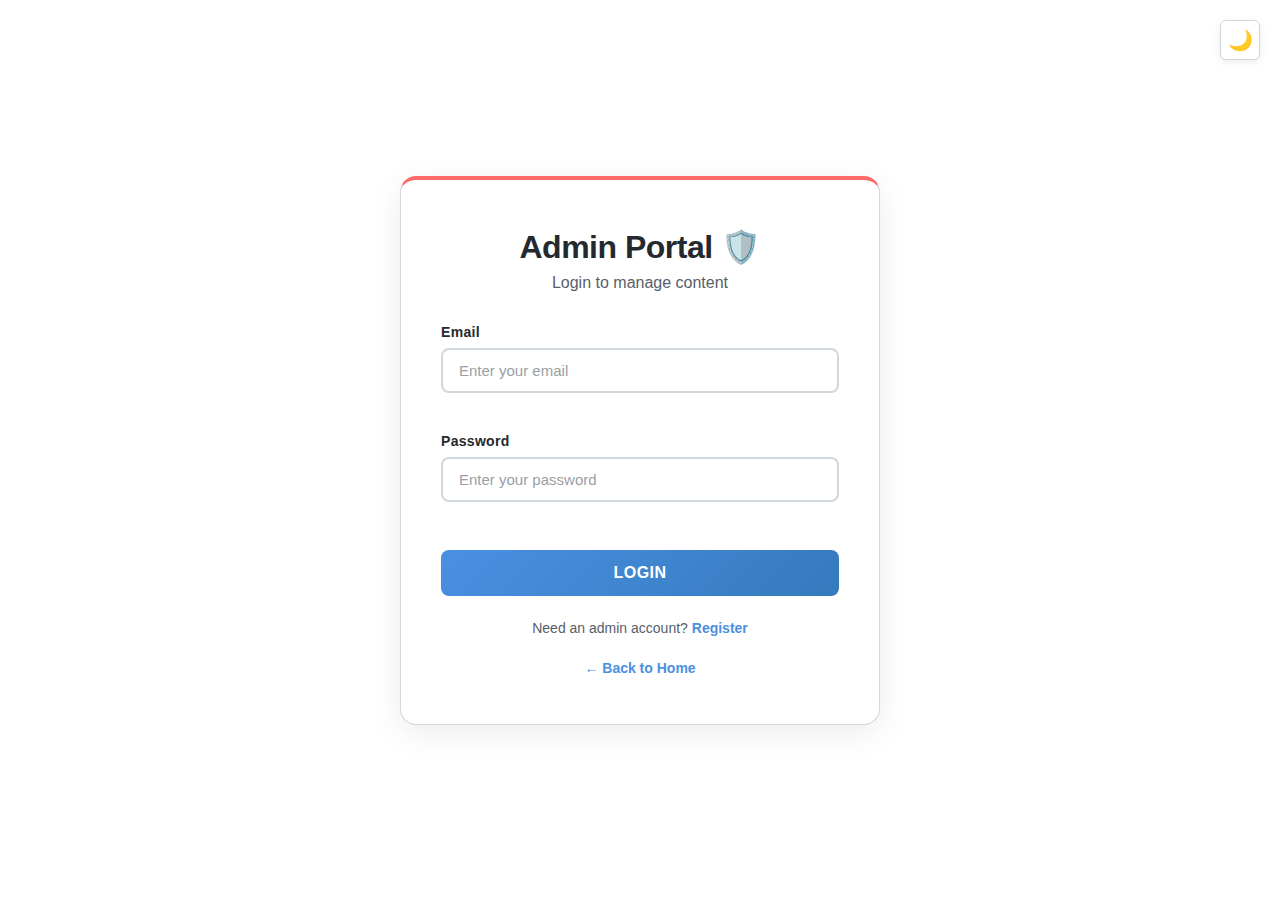
<file: disney_frontend/html/admin-dashboard.html>
<!DOCTYPE html>
<html lang="en">
<head>
    <meta charset="UTF-8">
    <meta name="viewport" content="width=device-width, initial-scale=1.0">
    <title>Admin Dashboard - Disney Cartoons</title>
    <link rel="stylesheet" href="../css/admin-dashboard.css">
</head>
<body>
    <!-- Top Navbar -->
    <nav class="navbar">
        <div class="navbar-left">
            <h2 class="page-title"> Admin Dashboard</h2>
        </div>
        <div class="navbar-right">
            <div class="user-info">
                <button class="btn btn-primary btn-small" onclick="window.location.href='./admin-logs.html'" style="margin-right: 10px;">Analytics</button>
                <button class="btn btn-primary btn-small" onclick="window.location.href='./request-logs.html'" style="margin-right: 10px;">Request Logs</button>
                <span id="user-email" class="user-email">User</span>
                <button class="btn btn-secondary btn-small" onclick="handleLogout()">Logout</button>
            </div>
        </div>
    </nav>

        <!-- Content Area -->
        <div class="main-content">
            <!-- Cartoons Management Section -->
            <div class="section-container">
                <div class="section-header">
                    <div class="header-left">
                        <h1>Manage Cartoons</h1>
                    </div>
                    <button class="btn btn-primary" onclick="openAddCartoonModal()">+ Add Cartoon</button>
                </div>

                <!-- Search and Filters Section -->
                <div class="filters-section">
                    <div class="search-box">
                        <input type="text" id="search-input" class="search-input" placeholder="Search by title..." onkeyup="applyFilters()">
                        <span class="search-icon"></span>
                    </div>

                    <div class="filters-group">
                        <select id="genre-filter" class="filter-select" onchange="applyFilters()">
                            <option value="">Genre</option>
                        </select>

                        <select id="age-group-filter" class="filter-select" onchange="applyFilters()">
                            <option value="">Age Group</option>
                        </select>

                        <select id="featured-filter" class="filter-select" onchange="applyFilters()">
                            <option value="">All Status</option>
                            <option value="true">Featured</option>
                            <option value="false">Not Featured</option>
                        </select>

                        <button class="btn btn-secondary" onclick="clearFilters()">Clear</button>
                    </div>
                </div>

                <!-- Results and Pagination Info -->
                <div class="results-section">
                    <div class="results-info">
                        <p>Showing <strong><span id="results-count">0</span></strong> cartoons</p>
                    </div>
                </div>

                <!-- Loading Indicator -->
                <div id="cartoons-loading" class="loading hidden">
                    <div class="spinner"></div>
                    <p>Loading cartoons...</p>
                </div>

                <!-- Error Message -->
                <div id="cartoons-error" class="error-message hidden"></div>

                <!-- Cartoons Cards Grid -->
                <div class="cards-grid" id="cartoons-cards">
                    <!-- Cartoon cards will be populated here -->
                </div>

                <!-- Pagination Controls -->
                <div id="pagination-section" class="pagination-section hidden">
                    <button class="btn btn-secondary btn-pagination" onclick="previousPage()" id="prev-btn">← Previous</button>
                    <div class="pagination-info">
                        <span>Page <span id="current-page">1</span> of <span id="total-pages">1</span></span>
                    </div>
                    <button class="btn btn-secondary btn-pagination" onclick="nextPage()" id="next-btn">Next →</button>
                </div>

                <!-- No Results -->
                <div id="no-cartoons" class="no-results hidden">
                    <p>No cartoons found. Try adjusting your filters.</p>
                </div>
            </div>
        </div>
            </div>
        </div>

    <!-- ============================================
         MODALS
         ============================================ -->

    <!-- Cartoon Detail Modal -->
    <div id="detail-modal" class="modal hidden">
        <div class="modal-content modal-large">
            <div class="modal-header">
                <h2 id="detail-title">Cartoon Details</h2>
                <button class="close-btn" onclick="closeDetailModal()">✕</button>
            </div>

            <div class="modal-body">
                <div class="detail-grid">
                    <div class="detail-poster-section">
                        <img id="detail-poster" src="" alt="Poster" style="max-width: 200px; border-radius: 8px; display: none;">
                    </div>

                    <div class="detail-section">
                        <h3>Information</h3>
                        <div class="detail-info">
                            <p><strong>ID:</strong> <span id="detail-id">-</span></p>
                            <p><strong>Title:</strong> <span id="detail-title-text">-</span></p>
                            <p><strong>Release Year:</strong> <span id="detail-year">-</span></p>
                            <p><strong>Genre:</strong> <span id="detail-genre">-</span></p>
                            <p><strong>Age Group:</strong> <span id="detail-age-group">-</span></p>
                            <p><strong>Featured:</strong> <span id="detail-featured">-</span></p>
                        </div>
                    </div>

                    <div class="detail-section">
                        <h3>Description</h3>
                        <p id="detail-description" class="detail-text">-</p>
                    </div>

                    <div class="detail-section">
                        <h3>Characters</h3>
                        <div id="detail-characters" class="characters-list-detail">
                            <p>No characters found</p>
                        </div>
                    </div>
                </div>
            </div>

            <div class="form-actions">
                <button type="button" class="btn btn-secondary" onclick="closeDetailModal()">Close</button>
                <button type="button" class="btn btn-primary" onclick="editDetailCartoon()">Edit</button>
                <button type="button" class="btn btn-danger" onclick="deleteDetailCartoon()">Delete</button>
            </div>
        </div>
    </div>

    <!-- Add/Edit Cartoon Modal -->
    <div id="cartoon-modal" class="modal hidden">
        <div class="modal-content">
            <div class="modal-header">
                <h2 id="modal-title">Add Cartoon</h2>
                <button class="close-btn" onclick="closeModal('cartoon-modal')">✕</button>
            </div>

            <form id="cartoon-form" onsubmit="handleCartoonSubmit(event)">
                <div class="form-group">
                    <label for="cartoon-title">Title *</label>
                    <input type="text" id="cartoon-title" required>
                </div>

                <div class="form-row">
                    <div class="form-group">
                        <label for="cartoon-year">Release Year *</label>
                        <input type="number" id="cartoon-year" min="1900" max="2099" required>
                    </div>
                </div>

                <div class="form-group">
                    <label for="cartoon-description">Description *</label>
                    <textarea id="cartoon-description" rows="4" required></textarea>
                </div>

                <div class="form-group">
                    <label for="cartoon-poster">Poster URL *</label>
                    <input type="url" id="cartoon-poster" required>
                </div>

                <div class="form-row">
                    <div class="form-group">
                        <label for="cartoon-genre">Genre *</label>
                        <select id="cartoon-genre" required>
                            <option value="">Select Genre</option>
                        </select>
                    </div>

                    <div class="form-group">
                        <label for="cartoon-age-group">Age Group *</label>
                        <select id="cartoon-age-group" required>
                            <option value="">Select Age Group</option>
                        </select>
                    </div>
                </div>

                <div class="form-group">
                    <label class="checkbox">
                        <input type="checkbox" id="cartoon-featured">
                        <span>Mark as Featured</span>
                    </label>
                </div>

                <!-- Characters Section -->
                <div class="form-group">
                    <div style="display: flex; justify-content: space-between; align-items: center; margin-bottom: 10px;">
                        <label>Characters</label>
                        <button type="button" class="btn btn-secondary btn-small" onclick="addCharacterField()">+ Add Character</button>
                    </div>
                    <div id="characters-container">
                        <!-- Character input fields will be added here -->
                    </div>
                </div>

                <div id="cartoon-error" class="form-error hidden"></div>

                <div class="form-actions">
                    <button type="button" class="btn btn-secondary" onclick="closeModal('cartoon-modal')">Cancel</button>
                    <button type="submit" class="btn btn-primary">Save Changes</button>
                </div>
            </form>
        </div>
    </div>

    <!-- Add Character Modal -->
    <div id="character-modal" class="modal hidden">
        <div class="modal-content">
            <div class="modal-header">
                <h2>Add Character</h2>
                <button class="close-btn" onclick="closeModal('character-modal')">✕</button>
            </div>

            <form id="character-form" onsubmit="handleCharacterSubmit(event)">
                <div class="form-group">
                    <label for="character-name">Character Name *</label>
                    <input type="text" id="character-name" required>
                </div>

                <div class="form-group">
                    <label for="character-cartoon">Cartoon *</label>
                    <select id="character-cartoon" required>
                        <option value="">Select Cartoon</option>
                    </select>
                </div>

                <div id="character-error" class="form-error hidden"></div>

                <div class="form-actions">
                    <button type="button" class="btn btn-secondary" onclick="closeModal('character-modal')">Cancel</button>
                    <button type="submit" class="btn btn-primary">Add Character</button>
                </div>
            </form>
        </div>
    </div>

    <!-- Delete Confirmation Modal -->
    <div id="delete-modal" class="modal hidden">
        <div class="modal-content modal-small">
            <div class="modal-header">
                <h2>Confirm Delete</h2>
            </div>

            <div class="modal-body">
                <p id="delete-message">Are you sure you want to delete this item?</p>
            </div>

            <div class="form-actions">
                <button type="button" class="btn btn-secondary" onclick="closeModal('delete-modal')">Cancel</button>
                <button type="button" class="btn btn-danger" onclick="confirmDelete()">Delete</button>
            </div>
        </div>
    </div>

    <!-- Character Image Modal -->
    <div id="character-image-modal">
        <div class="character-modal-content">
            <button class="close-char-btn" onclick="closeCharacterImageModal()">✕</button>
            <img id="character-modal-image" src="" alt="Character">
            <h3 id="character-modal-name"></h3>
        </div>
    </div>

    <!-- Success Message -->
    <div id="success-message" class="success-message hidden">
        <p id="success-text"></p>
    </div>

    <!-- Error Alert -->
    <div id="error-alert" class="error-alert hidden">
        <p id="error-text"></p>
    </div>

    <script src="../js/docker_config.js"></script>
    <script src="../js/config.js"></script>
    <script src="../js/admin-dashboard.js"></script>
</body>
</html>
</file>
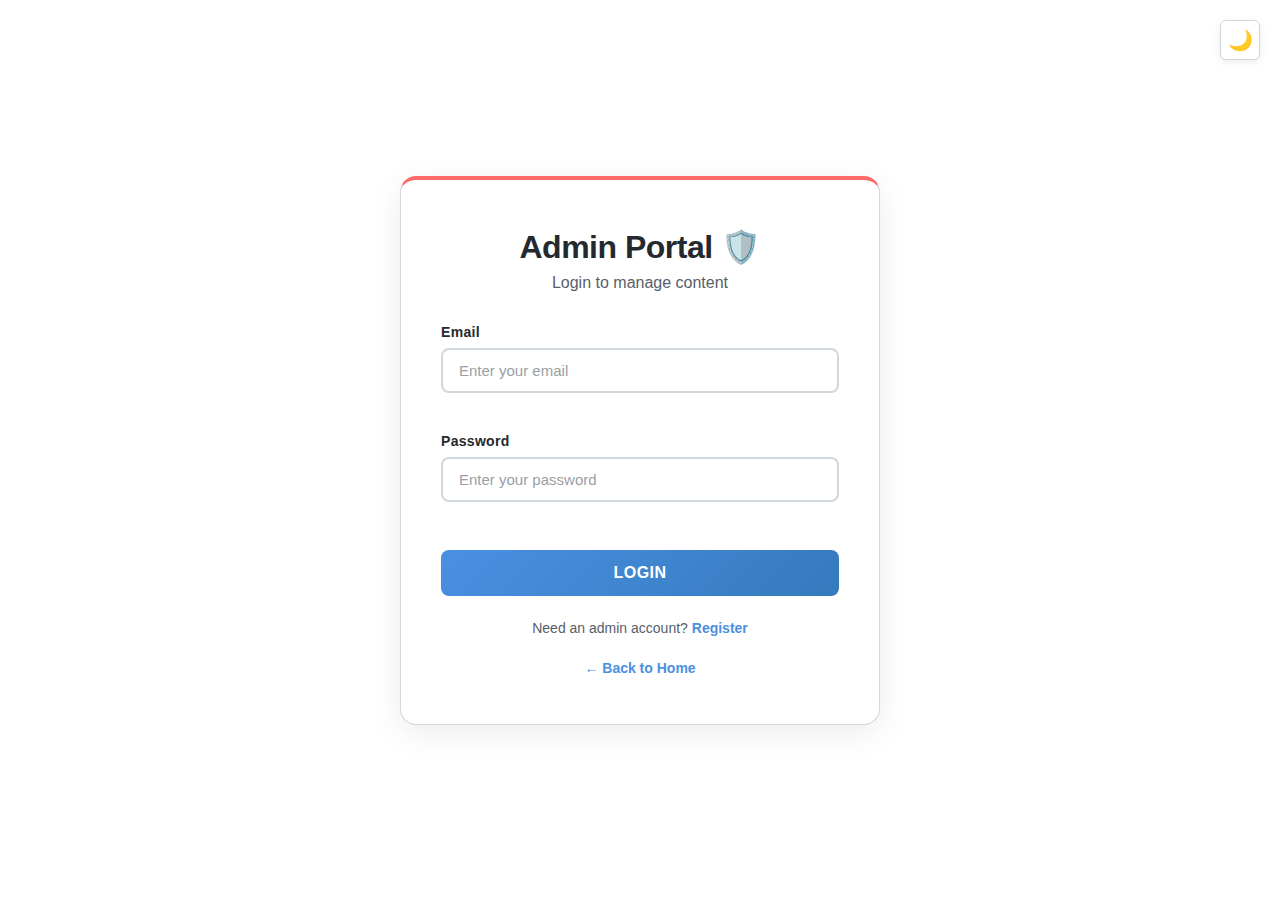
<file: disney_frontend/html/admin-login.html>
<!DOCTYPE html>
<html lang="en">
  <head>
    <meta charset="UTF-8" />
    <meta name="viewport" content="width=device-width, initial-scale=1.0" />
    <title>Admin Login - Disney Cartoons</title>
    <link rel="stylesheet" href="../css/common.css" />
    <link rel="stylesheet" href="../css/auth.css" />
  </head>
  <body>
    <!-- Theme Toggle -->
    <button
      class="theme-toggle"
      onclick="toggleTheme()"
      aria-label="Toggle theme"
    >
      <span id="theme-icon">🌙</span>
    </button>

    <div class="auth-container">
      <div class="auth-card admin-card">
        <h1 class="auth-title">Admin Portal 🛡️</h1>
        <p class="auth-subtitle">Login to manage content</p>

        <form id="loginForm" class="auth-form">
          <div class="form-group">
            <label for="email">Email</label>
            <input
              type="email"
              id="email"
              name="email"
              placeholder="Enter your email"
              required
            />
          </div>

          <div class="form-group">
            <label for="password">Password</label>
            <input
              type="password"
              id="password"
              name="password"
              placeholder="Enter your password"
              required
            />
          </div>

          <div id="errorMessage" class="error-message"></div>
          <div id="successMessage" class="success-message"></div>

          <button type="submit" class="btn-primary" id="submitBtn">
            Login
          </button>
        </form>

        <p class="auth-footer">
          Need an admin account?
          <a href="admin-signup.html" class="auth-link">Register</a>
        </p>

        <p class="auth-footer">
          <a href="index.html" class="auth-link">← Back to Home</a>
        </p>
      </div>
    </div>

    <script src="../js/docker_config.js"></script>
    <script src="../js/config.js"></script>
    <script src="../js/theme.js"></script>
    <script src="../js/admin-login.js"></script>
  </body>
</html>
</file>
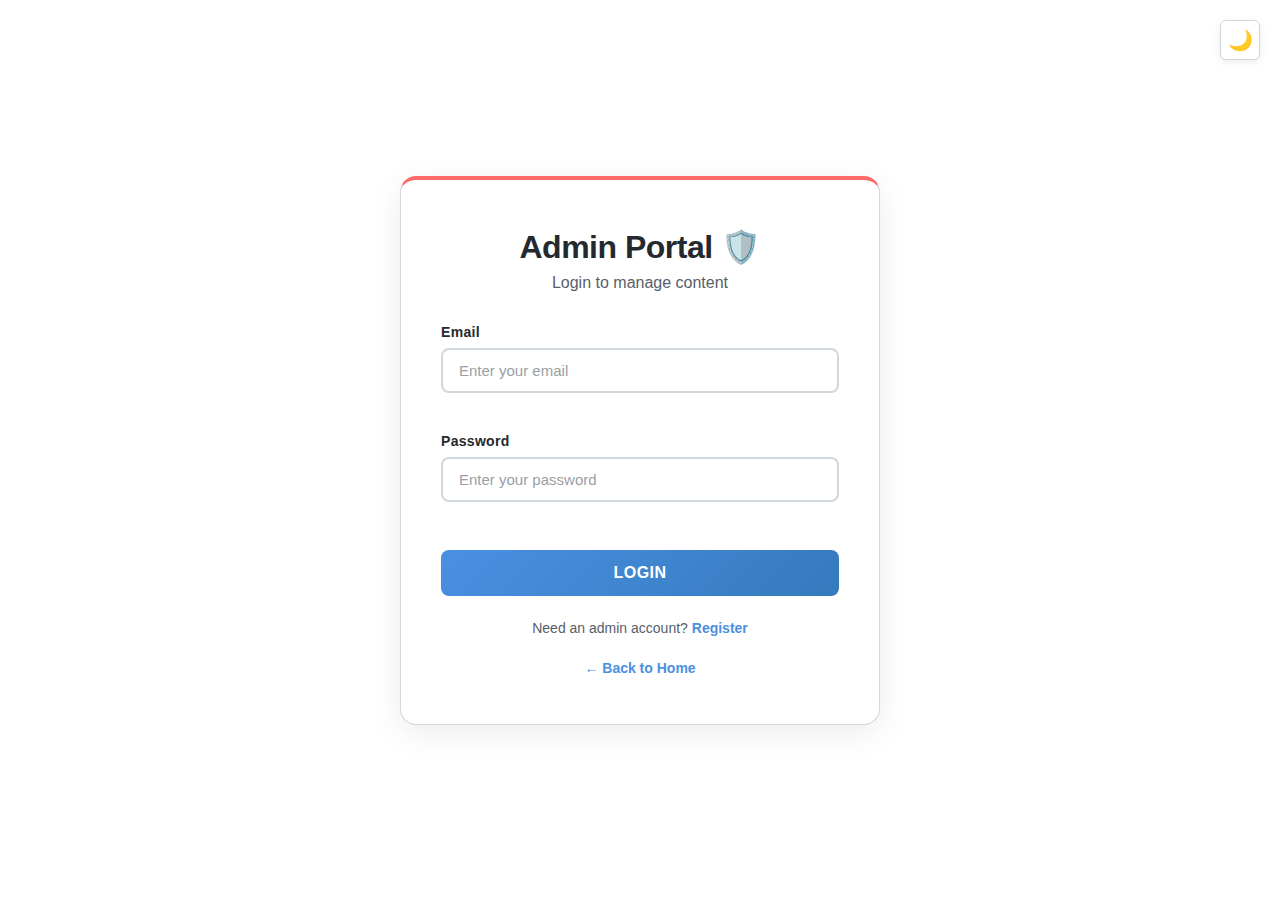
<file: disney_frontend/html/admin-logs.html>
<!DOCTYPE html>
<html lang="en">
  <head>
    <meta charset="UTF-8" />
    <meta name="viewport" content="width=device-width, initial-scale=1.0" />
    <title>Admin Logs & Analytics - Disney</title>
    <link rel="stylesheet" href="../css/admin-logs.css" />
  </head>
  <body>
    <!-- Top Navbar -->
    <nav class="navbar">
      <div class="navbar-left">
        <h2 class="page-title">Admin Logs</h2>
      </div>
      <div class="navbar-right">
        <div class="user-info">
          <span id="user-email" class="user-email">User</span>
          <button class="btn btn-secondary btn-small" onclick="handleLogout()">
            Logout
          </button>
        </div>
      </div>
    </nav>

    <!-- Content Area -->
    <div class="main-content">
      <div class="section-container">
        <div class="section-header">
          <div class="header-left">
            <!-- <h1>Activity Logs</h1> -->
            <!-- <p class="subtitle">Track all admin activities and changes</p> -->
          </div>
          <button class="btn btn-secondary" onclick="goBack()">
            ← Back to Dashboard
          </button>
        </div>

        <!-- Filters Section -->
        <div class="filters-section">
          <div class="filter-group">
            <label>Filter by Action:</label>
            <select
              id="action-filter"
              class="filter-select"
              onchange="applyFilters()"
            >
              <option value="">All Actions</option>
              <option value="CREATE">Create</option>
              <option value="UPDATE">Update</option>
              <option value="DELETE">Delete</option>
            </select>
          </div>

          <div class="filter-group">
            <label>Filter by Entity:</label>
            <select
              id="entity-filter"
              class="filter-select"
              onchange="applyFilters()"
            >
              <option value="">All Entities</option>
              <option value="CARTOON">Cartoon</option>
              <option value="CHARACTER">Character</option>
            </select>
          </div>

          <div class="filter-group" style="flex: 2">
            <label>Date Range:</label>
            <div style="display: flex; gap: 8px; align-items: center">
              <input
                type="date"
                id="date-from"
                class="filter-input"
                onchange="applyFilters()"
                style="flex: 1"
              />
              <span style="white-space: nowrap">to</span>
              <input
                type="date"
                id="date-to"
                class="filter-input"
                onchange="applyFilters()"
                style="flex: 1"
              />
            </div>
          </div>

          <div style="display: flex; align-items: flex-end">
            <button class="btn btn-secondary" onclick="clearFilters()">
              Clear Filters
            </button>
          </div>
        </div>

        <!-- Statistics -->
        <div class="stats-section">
          <div class="stat-card">
            <div class="stat-number" id="total-logs">0</div>
            <div class="stat-label">Total Activities</div>
          </div>
          <div class="stat-card">
            <div class="stat-number" id="create-count">0</div>
            <div class="stat-label">Created</div>
          </div>
          <div class="stat-card">
            <div class="stat-number" id="update-count">0</div>
            <div class="stat-label">Updated</div>
          </div>
          <div class="stat-card">
            <div class="stat-number" id="delete-count">0</div>
            <div class="stat-label">Deleted</div>
          </div>
        </div>

        <!-- Loading Indicator -->
        <div id="logs-loading" class="loading hidden">
          <div class="spinner"></div>
          <p>Loading activity logs...</p>
        </div>

        <!-- Error Message -->
        <div id="logs-error" class="error-message hidden"></div>

        <!-- Logs Table -->
        <div class="logs-table-container">
          <table class="logs-table">
            <thead>
              <tr>
                <th>ID</th>
                <th>Admin</th>
                <th>Action</th>
                <th>Entity</th>
                <th>Date & Time</th>
              </tr>
            </thead>
            <tbody id="logs-tbody">
              <tr>
                <td colspan="5" class="no-data">No logs found</td>
              </tr>
            </tbody>
          </table>
        </div>

        <!-- No Results -->
        <div id="no-logs" class="no-results hidden">
          <p>No activity logs found.</p>
        </div>
      </div>
    </div>

    <!-- Error Alert -->
    <div id="error-alert" class="error-alert hidden">
      <p id="error-text"></p>
    </div>

    <script src="../js/admin-logs.js"></script>
  </body>
</html>
</file>
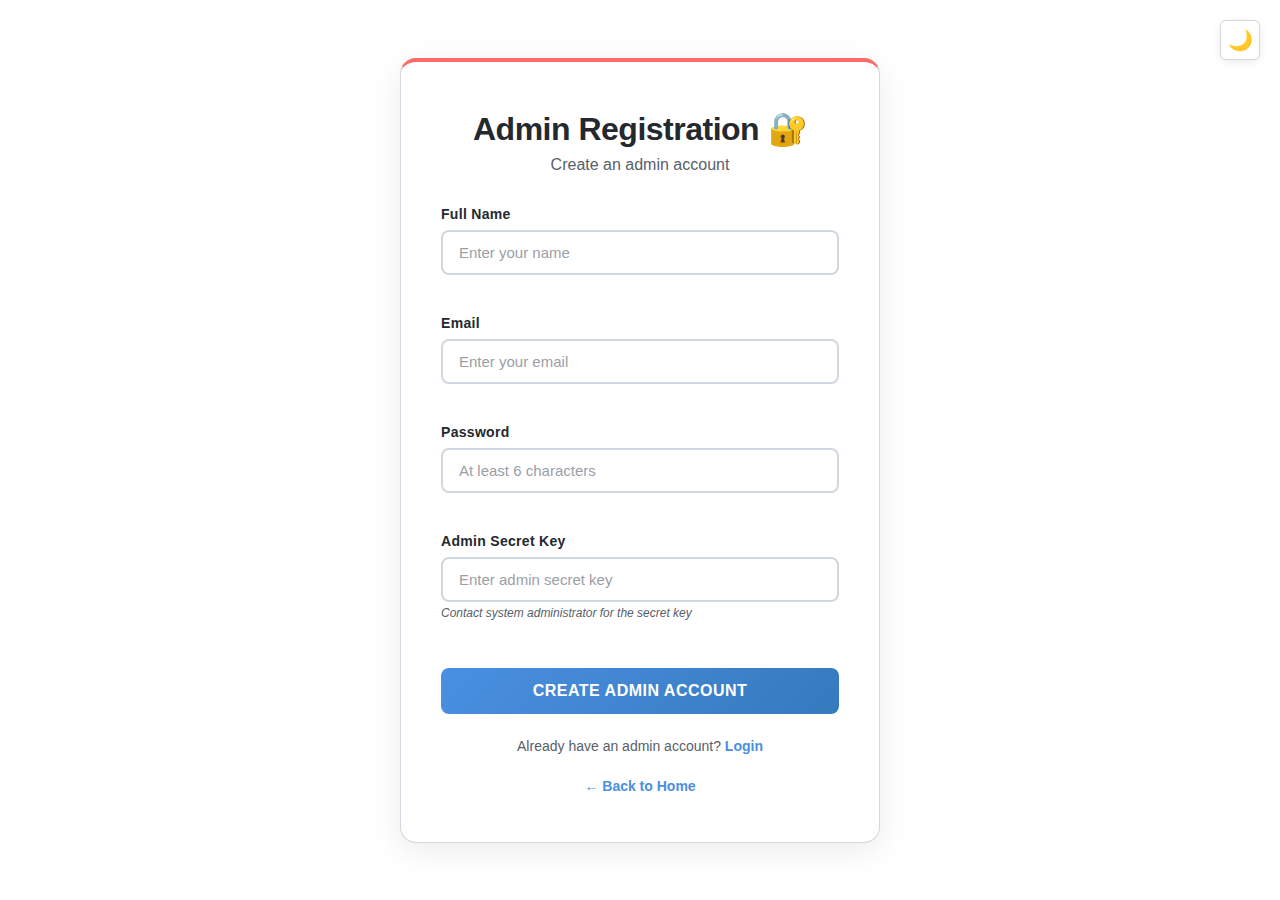
<file: disney_frontend/html/admin-signup.html>
<!DOCTYPE html>
<html lang="en">
  <head>
    <meta charset="UTF-8" />
    <meta name="viewport" content="width=device-width, initial-scale=1.0" />
    <title>Admin Signup - Disney Cartoons</title>
    <link rel="stylesheet" href="../css/common.css" />
    <link rel="stylesheet" href="../css/auth.css" />
  </head>
  <body>
    <!-- Theme Toggle -->
    <button
      class="theme-toggle"
      onclick="toggleTheme()"
      aria-label="Toggle theme"
    >
      <span id="theme-icon">🌙</span>
    </button>

    <div class="auth-container">
      <div class="auth-card admin-card">
        <h1 class="auth-title">Admin Registration 🔐</h1>
        <p class="auth-subtitle">Create an admin account</p>

        <form id="signupForm" class="auth-form">
          <div class="form-group">
            <label for="name">Full Name</label>
            <input
              type="text"
              id="name"
              name="name"
              placeholder="Enter your name"
              required
            />
          </div>

          <div class="form-group">
            <label for="email">Email</label>
            <input
              type="email"
              id="email"
              name="email"
              placeholder="Enter your email"
              required
            />
          </div>

          <div class="form-group">
            <label for="password">Password</label>
            <input
              type="password"
              id="password"
              name="password"
              placeholder="At least 6 characters"
              minlength="6"
              required
            />
          </div>

          <div class="form-group">
            <label for="secretKey">Admin Secret Key</label>
            <input
              type="password"
              id="secretKey"
              name="secretKey"
              placeholder="Enter admin secret key"
              required
            />
            <small class="form-hint"
              >Contact system administrator for the secret key</small
            >
          </div>

          <div id="errorMessage" class="error-message"></div>
          <div id="successMessage" class="success-message"></div>

          <button type="submit" class="btn-primary" id="submitBtn">
            Create Admin Account
          </button>
        </form>

        <p class="auth-footer">
          Already have an admin account?
          <a href="admin-login.html" class="auth-link">Login</a>
        </p>

        <p class="auth-footer">
          <a href="index.html" class="auth-link">← Back to Home</a>
        </p>
      </div>
    </div>

    <script src="../js/config.js"></script>
    <script src="../js/theme.js"></script>
    <script src="../js/admin-signup.js"></script>
  </body>
</html>
</file>
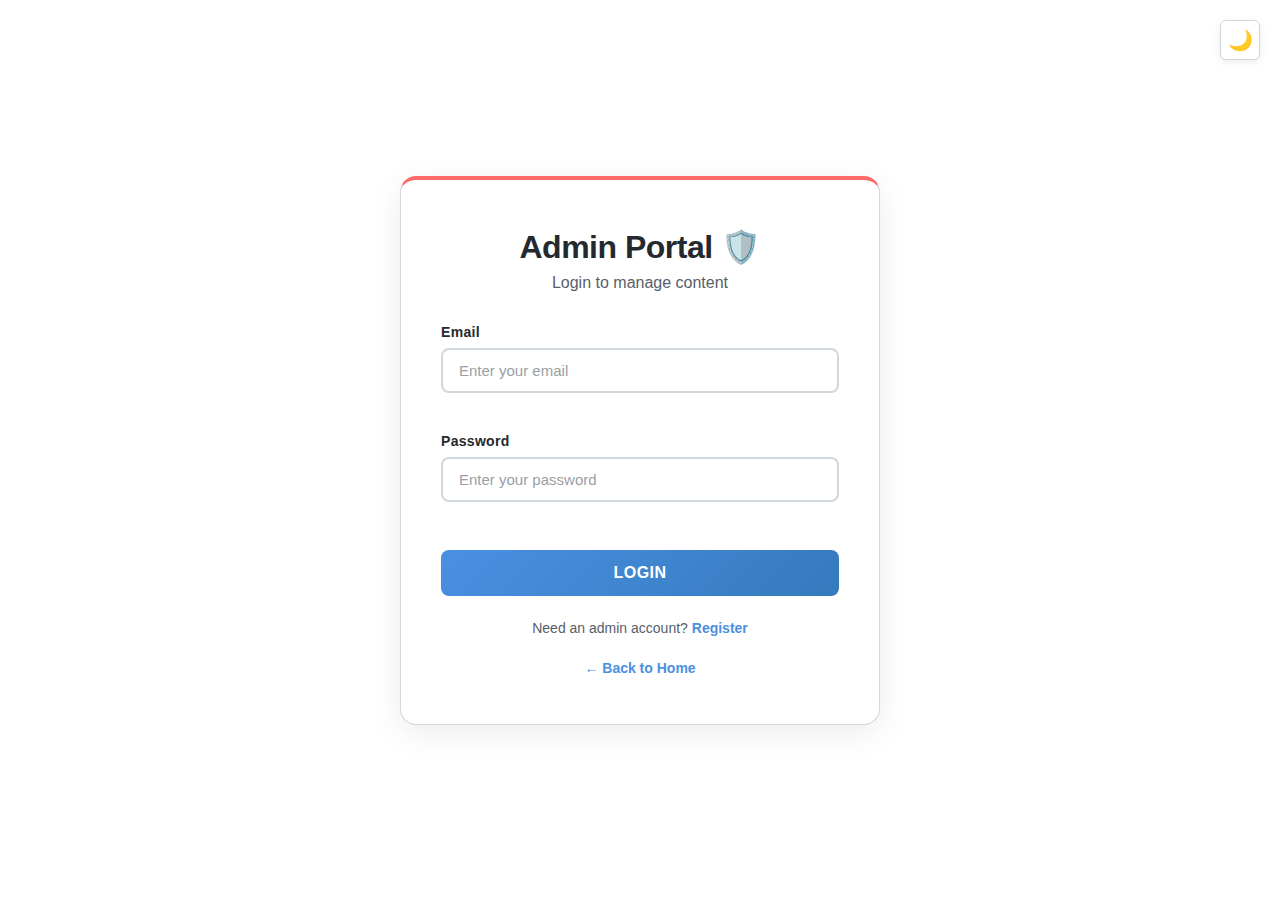
<file: disney_frontend/html/request-logs.html>
<!DOCTYPE html>
<html lang="en">
  <head>
    <meta charset="UTF-8" />
    <meta name="viewport" content="width=device-width, initial-scale=1.0" />
    <title>Request Logs - Disney</title>
    <link rel="stylesheet" href="../css/admin-logs.css" />
  </head>
  <body>
    <!-- Top Navbar -->
    <nav class="navbar">
      <div class="navbar-left">
        <h2 class="page-title">Request Logs</h2>
      </div>
      <div class="navbar-right">
        <div class="user-info">
          <span id="user-email" class="user-email">User</span>
          <button class="btn btn-secondary btn-small" onclick="handleLogout()">
            Logout
          </button>
        </div>
      </div>
    </nav>

    <!-- Content Area -->
    <div class="main-content">
      <div class="section-container">
        <div class="section-header">
          <div class="header-left">
            <h1></h1>
            <p class="subtitle"></p>
          </div>
          <button class="btn btn-secondary" onclick="goBack()">
            ← Back to Dashboard
          </button>
        </div>

        <!-- Filters Section -->
        <div class="filters-section">
          <div class="filter-group">
            <label>HTTP Method:</label>
            <select
              id="method-filter"
              class="filter-select"
              onchange="applyFilters()"
            >
              <option value="">All Methods</option>
              <option value="GET">GET</option>
              <option value="POST">POST</option>
              <option value="PUT">PUT</option>
              <option value="DELETE">DELETE</option>
            </select>
          </div>

          <div class="filter-group">
            <label>Status Code:</label>
            <select
              id="status-filter"
              class="filter-select"
              onchange="applyFilters()"
            >
              <option value="">All Status</option>
              <option value="2xx">2xx Success</option>
              <option value="4xx">4xx Client Error</option>
              <option value="5xx">5xx Server Error</option>
            </select>
          </div>

          <div class="filter-group" style="flex: 2">
            <label>Date Range:</label>
            <div style="display: flex; gap: 8px; align-items: center">
              <input
                type="date"
                id="date-from"
                class="filter-input"
                onchange="applyFilters()"
                style="flex: 1"
              />
              <span style="white-space: nowrap">to</span>
              <input
                type="date"
                id="date-to"
                class="filter-input"
                onchange="applyFilters()"
                style="flex: 1"
              />
            </div>
          </div>

          <div style="display: flex; align-items: flex-end">
            <button class="btn btn-secondary" onclick="clearFilters()">
              Clear Filters
            </button>
          </div>
        </div>

        <!-- Statistics -->
        <div class="stats-section">
          <div class="stat-card">
            <div class="stat-number" id="total-requests">0</div>
            <div class="stat-label">Total Requests</div>
          </div>
          <div class="stat-card">
            <div class="stat-number" id="success-count">0</div>
            <div class="stat-label">Success (2xx)</div>
          </div>
          <div class="stat-card">
            <div class="stat-number" id="client-error-count">0</div>
            <div class="stat-label">Client Errors (4xx)</div>
          </div>
          <div class="stat-card">
            <div class="stat-number" id="server-error-count">0</div>
            <div class="stat-label">Server Errors (5xx)</div>
          </div>
        </div>

        <!-- Loading Indicator -->
        <div id="logs-loading" class="loading hidden">
          <div class="spinner"></div>
          <p>Loading request logs...</p>
        </div>

        <!-- Error Message -->
        <div id="logs-error" class="error-message hidden"></div>

        <!-- Logs Table -->
        <div class="logs-table-container">
          <table class="logs-table">
            <thead>
              <tr>
                <th>ID</th>
                <th>Method</th>
                <th>Endpoint</th>
                <th>User</th>
                <th>Status</th>
                <th>Date & Time</th>
              </tr>
            </thead>
            <tbody id="logs-tbody">
              <!-- Logs will be populated here -->
            </tbody>
          </table>
        </div>

        <!-- No Logs Message -->
        <div id="no-logs" class="no-results hidden">
          <p>No request logs found.</p>
        </div>
      </div>
    </div>

    <script src="../js/docker_config.js"></script>
    <script src="../js/request-logs.js"></script>
  </body>
</html>
</file>
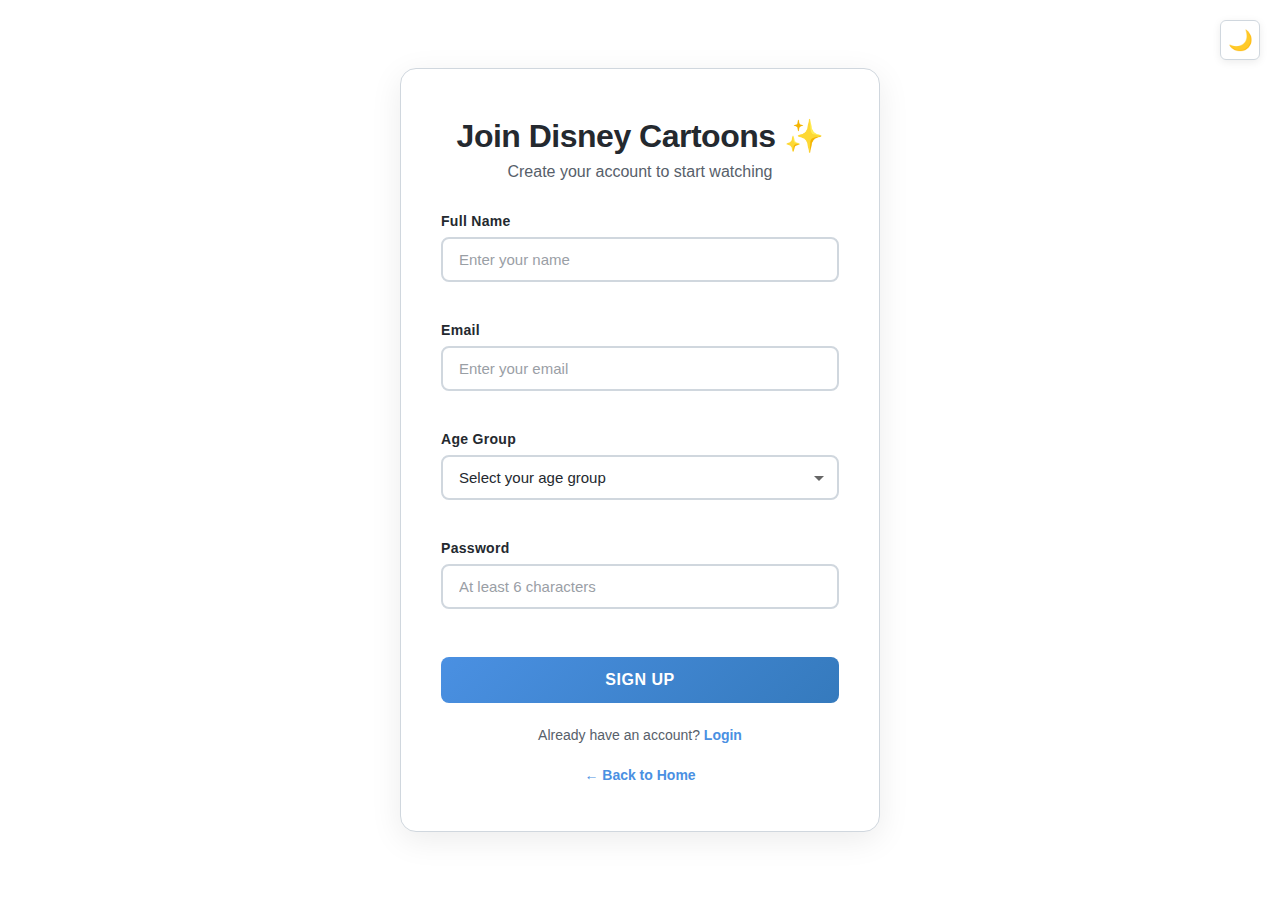
<file: disney_frontend/html/user-signup.html>
<!DOCTYPE html>
<html lang="en">
  <head>
    <meta charset="UTF-8" />
    <meta name="viewport" content="width=device-width, initial-scale=1.0" />
    <title>User Signup - Disney Cartoons</title>
    <link rel="stylesheet" href="../css/common.css" />
    <link rel="stylesheet" href="../css/auth.css" />
  </head>
  <body>
    <!-- Theme Toggle -->
    <button
      class="theme-toggle"
      onclick="toggleTheme()"
      aria-label="Toggle theme"
    >
      <span id="theme-icon">🌙</span>
    </button>

    <div class="auth-container">
      <div class="auth-card">
        <h1 class="auth-title">Join Disney Cartoons ✨</h1>
        <p class="auth-subtitle">Create your account to start watching</p>

        <form id="signupForm" class="auth-form">
          <div class="form-group">
            <label for="name">Full Name</label>
            <input
              type="text"
              id="name"
              name="name"
              placeholder="Enter your name"
              required
            />
          </div>

          <div class="form-group">
            <label for="email">Email</label>
            <input
              type="email"
              id="email"
              name="email"
              placeholder="Enter your email"
              required
            />
          </div>

          <div class="form-group">
            <label for="age">Age Group</label>
            <select id="age" name="age" required>
              <option value="">Select your age group</option>
              <option value="4">2-6 Years</option>
              <option value="8">6-10 Years</option>
              <option value="12">10-14 Years</option>
              <option value="16">14-18 Years</option>
              <option value="25">Above 18</option>
            </select>
          </div>

          <div class="form-group">
            <label for="password">Password</label>
            <input
              type="password"
              id="password"
              name="password"
              placeholder="At least 6 characters"
              minlength="6"
              required
            />
          </div>

          <div id="errorMessage" class="error-message"></div>
          <div id="successMessage" class="success-message"></div>

          <button type="submit" class="btn-primary" id="submitBtn">
            Sign Up
          </button>
        </form>

        <p class="auth-footer">
          Already have an account?
          <a href="user-login.html" class="auth-link">Login</a>
        </p>

        <p class="auth-footer">
          <a href="index.html" class="auth-link">← Back to Home</a>
        </p>
      </div>
    </div>

    <script src="../js/config.js"></script>
    <script src="../js/theme.js"></script>
    <script src="../js/user-signup.js"></script>
  </body>
</html>
</file>
<file: disney_frontend/css/admin-dashboard.css>
/* ============================================
   ADMIN DASHBOARD - CSS
   ============================================ */

* {
    margin: 0;
    padding: 0;
    box-sizing: border-box;
}

html {
    scroll-behavior: smooth;
}

body {
    font-family: 'Segoe UI', Tahoma, Geneva, Verdana, sans-serif;
    background-color: #f5f7fa;
    color: #f0ebeb;
    line-height: 1.6;
}

:root {
    --primary-color: #667eea;
    --secondary-color: #764ba2;
    --danger-color: #dc3545;
    --success-color: #28a745;
    --warning-color: #ffc107;
    --light-bg: #f5f7fa;
    --white: #ffffff;
    --border-color: #e0e0e0;
    --text-muted: #999;
    --shadow: 0 2px 8px rgba(0, 0, 0, 0.1);
    --shadow-lg: 0 10px 30px rgba(0, 0, 0, 0.15);
    --sidebar-width: 280px;
    --navbar-height: 70px;
}

/* ============================================
   LAYOUT
   ============================================ */

.sidebar {
    position: fixed;
    left: 0;
    top: 0;
    width: var(--sidebar-width);
    height: 100vh;
    background: linear-gradient(135deg, var(--primary-color) 0%, var(--secondary-color) 100%);
    color: white;
    z-index: 1000;
    overflow-y: auto;
    transition: transform 0.3s ease;
}

.sidebar-header {
    padding: 20px;
    border-bottom: 1px solid rgba(255, 255, 255, 0.2);
    display: flex;
    justify-content: space-between;
    align-items: center;
}

.logo {
    font-size: 24px;
    font-weight: 700;
    margin: 0;
}

.sidebar-toggle {
    display: none;
    background: none;
    border: none;
    color: white;
    font-size: 24px;
    cursor: pointer;
}

.sidebar-nav {
    display: flex;
    flex-direction: column;
    padding: 20px 0;
}

.nav-item {
    padding: 15px 20px;
    color: rgba(255, 255, 255, 0.8);
    text-decoration: none;
    display: flex;
    align-items: center;
    gap: 15px;
    transition: all 0.3s ease;
    border-left: 4px solid transparent;
    cursor: pointer;
}

.nav-item:hover {
    color: white;
    background: rgba(255, 255, 255, 0.1);
    padding-left: 24px;
}

.nav-item.active {
    color: white;
    background: rgba(255, 255, 255, 0.15);
    border-left-color: white;
}

.nav-item.logout {
    margin-top: auto;
    border-top: 1px solid rgba(255, 255, 255, 0.2);
}

.nav-item .icon {
    font-size: 20px;
}

.nav-item .label {
    font-weight: 500;
}

.main-wrapper {
    margin-left: var(--sidebar-width);
    min-height: 100vh;
    display: flex;
    flex-direction: column;
}

/* ============================================
   NAVBAR
   ============================================ */

.navbar {
    background: white;
    padding: 0 30px;
    height: var(--navbar-height);
    display: flex;
    justify-content: space-between;
    align-items: center;
    box-shadow: var(--shadow);
    position: sticky;
    top: 0;
    z-index: 100;
}

.navbar-left {
    display: flex;
    align-items: center;
    gap: 20px;
}

.navbar-right {
    display: flex;
    align-items: center;
    gap: 20px;
}

.menu-toggle {
    display: none;
    background: none;
    border: none;
    font-size: 24px;
    cursor: pointer;
    color: var(--primary-color);
}

.page-title {
    font-size: 24px;
    font-weight: 700;
    color: #333;
    margin: 0;
}

.user-email {
    font-size: 14px;
    color: var(--text-muted);
}

/* ============================================
   CONTENT AREA
   ============================================ */

.content {
    flex: 1;
    padding: 30px;
    max-width: 1400px;
    margin: 0 auto;
    width: 100%;
}

.view-section {
    display: none;
    animation: fadeIn 0.3s ease;
}

.view-section.active {
    display: block;
}

@keyframes fadeIn {
    from {
        opacity: 0;
    }
    to {
        opacity: 1;
    }
}

/* ============================================
   DASHBOARD SECTION
   ============================================ */

.dashboard-header {
    margin-bottom: 40px;
}

.dashboard-header h2 {
    font-size: 32px;
    color: #333;
}

.stats-grid {
    display: grid;
    grid-template-columns: repeat(auto-fit, minmax(250px, 1fr));
    gap: 20px;
}

.stat-card {
    background: white;
    padding: 30px;
    border-radius: 12px;
    box-shadow: var(--shadow);
    display: flex;
    align-items: center;
    gap: 20px;
    transition: transform 0.3s ease, box-shadow 0.3s ease;
}

.stat-card:hover {
    transform: translateY(-5px);
    box-shadow: var(--shadow-lg);
}

.stat-icon {
    font-size: 40px;
}

.stat-info h3 {
    font-size: 14px;
    color: var(--text-muted);
    margin-bottom: 8px;
    text-transform: uppercase;
    letter-spacing: 0.5px;
}

.stat-value {
    font-size: 32px;
    font-weight: 700;
    color: var(--primary-color);
}

/* ============================================
   SECTION HEADER
   ============================================ */

.section-header {
    display: flex;
    justify-content: space-between;
    align-items: center;
    margin-bottom: 30px;
    flex-wrap: wrap;
    gap: 20px;
}

.section-header h2 {
    font-size: 28px;
    color: #faf5f5;
    margin: 0;
}

/* ============================================
   SECTION CONTAINER & HEADERS
   ============================================ */

.section-container {
    padding: 30px;
    background: white;
    border-radius: 12px;
    box-shadow: var(--shadow);
}

.section-header {
    display: flex;
    justify-content: space-between;
    align-items: center;
    margin-bottom: 30px;
    border-bottom: 2px solid var(--light-bg);
    padding-bottom: 20px;
}

.header-left h1 {
    font-size: 28px;
    color: #333;
    font-weight: 700;
    margin: 0;
}

/* ============================================
   SEARCH & FILTERS
   ============================================ */

.filters-section {
    background: linear-gradient(135deg, #f8f9ff 0%, #f5f7fa 100%);
    padding: 25px;
    border-radius: 12px;
    margin-bottom: 25px;
    border: 2px solid #e8ecf1;
}

.search-box {
    position: relative;
    margin-bottom: 20px;
}

.search-input {
    width: 100%;
    padding: 12px 45px 12px 16px;
    border: 2px solid #ddd;
    border-radius: 8px;
    font-size: 14px;
    background: white;
    transition: all 0.3s ease;
}

.search-input:focus {
    outline: none;
    border-color: var(--primary-color);
    box-shadow: 0 0 0 3px rgba(102, 126, 234, 0.1);
}

.search-icon {
    position: absolute;
    right: 15px;
    top: 50%;
    transform: translateY(-50%);
    color: var(--text-muted);
    font-size: 18px;
    pointer-events: none;
}

.search-btn {
    position: absolute;
    right: 2px;
    top: 50%;
    transform: translateY(-50%);
    background: none;
    border: none;
    font-size: 18px;
    cursor: pointer;
    padding: 8px 12px;
}

.filters-group {
    display: flex;
    flex-wrap: wrap;
    gap: 12px;
    align-items: center;
}

.filter-select {
    padding: 10px 14px;
    border: 2px solid #ddd;
    border-radius: 8px;
    font-size: 14px;
    background: white;
    cursor: pointer;
    transition: all 0.3s ease;
    min-width: 140px;
}

.filter-select:focus {
    outline: none;
    border-color: var(--primary-color);
    box-shadow: 0 0 0 3px rgba(102, 126, 234, 0.1);
}

.results-section {
    display: flex;
    justify-content: space-between;
    align-items: center;
    margin-bottom: 25px;
    padding: 15px 0;
    border-bottom: 1px solid var(--border-color);
}

.results-info {
    color: #666;
    font-size: 14px;
    font-weight: 500;
}

.results-info p {
    margin: 0;
}

/* ============================================
   SECTION CONTAINER & HEADERS
   ============================================ */

.section-container {
    padding: 30px;
    background: white;
    border-radius: 12px;
    box-shadow: var(--shadow);
}

/* ============================================
   TABLE
   ============================================ */

.table-wrapper {
    background: white;
    border-radius: 12px;
    box-shadow: var(--shadow);
    overflow: hidden;
}

.cartoons-table {
    width: 100%;
    border-collapse: collapse;
}

.cartoons-table thead {
    background: #f5f7fa;
    border-bottom: 2px solid var(--border-color);
}

.cartoons-table th {
    padding: 15px;
    text-align: left;
    font-weight: 600;
    color: #8a8888;
    font-size: 13px;
    text-transform: uppercase;
    letter-spacing: 0.5px;
}

.cartoons-table td {
    padding: 15px;
    border-bottom: 1px solid var(--border-color);
    font-size: 14px;
}

.cartoons-table tbody tr:hover {
    background: #f9f9f9;
}

.cartoons-table tbody tr:last-child td {
    border-bottom: none;
}

.featured-badge {
    display: inline-block;
    padding: 4px 12px;
    border-radius: 20px;
    font-size: 12px;
    font-weight: 600;
}

.featured-badge.yes {
    background: rgba(40, 167, 69, 0.1);
    color: var(--success-color);
}

.featured-badge.no {
    background: rgba(108, 117, 125, 0.1);
    color: #6c757d;
}

/* ============================================
   CARDS GRID (MOBILE)
   ============================================ */

.cards-grid {
    display: grid;
    grid-template-columns: repeat(4, 1fr);
    gap: 20px;
}

.cartoon-card {
    background: rgba(255, 255, 255, 0.8);
    border-radius: 12px;
    box-shadow: 0 4px 12px rgba(0, 0, 0, 0.08);
    overflow: hidden;
    transition: transform 0.3s ease, box-shadow 0.3s ease;
    backdrop-filter: blur(10px);
    border: 1px solid rgba(255, 255, 255, 0.3);
    cursor: pointer;
    display: flex;
    flex-direction: column;
    background: linear-gradient(180deg, rgba(102, 126, 234, 0.1) 0%, rgba(102, 126, 234, 0.05) 100%);
}

.cartoon-card:hover {
    transform: translateY(-5px);
    box-shadow: 0 12px 24px rgba(0, 0, 0, 0.15);
}

.cartoon-card-image {
    width: 100%;
    height: 240px;
    overflow: hidden;
    background: #f0f0f0;
}

.cartoon-card-image img {
    width: 100%;
    height: 100%;
    object-fit: cover;
    transition: transform 0.3s ease;
}

.cartoon-card:hover .cartoon-card-image img {
    transform: scale(1.05);
}

.cartoon-card-info {
    padding: 15px;
    flex: 1;
    display: flex;
    flex-direction: column;
    justify-content: center;
    background: transparent;
    min-height: 60px;
}

.cartoon-card-info h3 {
    margin: 0;
    font-size: 16px;
    color: white;
    font-weight: 700;
    line-height: 1.3;
    text-align: center;
    text-shadow: 0 2px 4px rgba(0, 0, 0, 0.3);
}

.cartoon-card-actions {
    display: none;
}

.cartoon-card-actions button {
    flex: 1;
}

/* ============================================
   PAGINATION
   ============================================ */

.pagination-section {
    display: flex;
    justify-content: center;
    align-items: center;
    gap: 20px;
    margin-top: 40px;
    padding: 25px;
    background: linear-gradient(135deg, #f8f9ff 0%, #f5f7fa 100%);
    border-radius: 12px;
    border: 2px solid #e8ecf1;
}

.pagination-section.hidden {
    display: none;
}

.btn-pagination {
    padding: 10px 20px;
    min-width: 120px;
    font-weight: 600;
    transition: all 0.3s ease;
}

.btn-pagination:hover:not(:disabled) {
    transform: translateY(-2px);
    box-shadow: 0 4px 12px rgba(102, 126, 234, 0.3);
}

.btn-pagination:disabled {
    opacity: 0.5;
    cursor: not-allowed;
}

.pagination-info {
    display: flex;
    align-items: center;
    gap: 10px;
    font-weight: 600;
    color: #333;
    min-width: 150px;
    justify-content: center;
}

/* ============================================
   CHARACTERS LIST
   ============================================ */

.characters-list {
    display: grid;
    grid-template-columns: repeat(auto-fill, minmax(300px, 1fr));
    gap: 20px;
}

.character-card {
    background: white;
    padding: 20px;
    border-radius: 12px;
    box-shadow: var(--shadow);
    transition: transform 0.3s ease;
}

.character-card:hover {
    transform: translateY(-3px);
}

.character-card h3 {
    margin: 0 0 8px 0;
    color: #333;
}

.character-card p {
    font-size: 13px;
    color: var(--text-muted);
    margin: 0;
}

/* ============================================
   BUTTONS
   ============================================ */

.btn {
    padding: 10px 20px;
    border: none;
    border-radius: 8px;
    font-size: 14px;
    font-weight: 600;
    cursor: pointer;
    transition: all 0.3s ease;
    display: inline-block;
    text-decoration: none;
}

.btn:hover {
    transform: translateY(-2px);
    box-shadow: var(--shadow);
}

.btn:active {
    transform: translateY(0);
}

.btn-primary {
    background: var(--primary-color);
    color: white;
}

.btn-primary:hover {
    background: #5568d3;
}

.btn-secondary {
    background: #e0e0e0;
    color: #333;
}

.btn-secondary:hover {
    background: #d0d0d0;
}

.btn-danger {
    background: var(--danger-color);
    color: white;
}

.btn-danger:hover {
    background: #c82333;
}

.btn-small {
    padding: 8px 16px;
    font-size: 12px;
}

.action-buttons {
    display: flex;
    gap: 8px;
}

/* ============================================
   MODALS
   ============================================ */

.modal {
    position: fixed;
    top: 0;
    left: 0;
    right: 0;
    bottom: 0;
    background: rgba(0, 0, 0, 0.5);
    display: flex;
    align-items: center;
    justify-content: center;
    z-index: 2000;
    backdrop-filter: blur(4px);
}

.modal.hidden {
    display: none;
}

.modal-content {
    background: white;
    border-radius: 12px;
    width: 90%;
    max-width: 600px;
    max-height: 90vh;
    overflow-y: auto;
    box-shadow: var(--shadow-lg);
    animation: slideUp 0.3s ease;
}

.modal-small {
    max-width: 400px;
}

.modal-large {
    max-width: 800px;
}

/* Detail Modal Styles */
.detail-grid {
    display: flex;
    flex-direction: column;
    gap: 20px;
}

.detail-poster-section {
    text-align: center;
}

.detail-section {
    padding: 15px;
    background: #f9f9f9;
    border-radius: 8px;
    border-left: 4px solid var(--primary-color);
}

.detail-section h3 {
    margin: 0 0 15px 0;
    color: #000;
    font-size: 16px;
}

.detail-section p {
    color: #000;
}

.detail-info {
    display: grid;
    grid-template-columns: 1fr 1fr;
    gap: 10px;
}

.detail-info p {
    margin: 0 0 8px 0;
    font-size: 13px;
    color: #333;
}

.detail-info p span {
    color: #000;
}

.detail-info strong {
    color: #000;
}

.detail-text {
    line-height: 1.6;
    color: #000 !important;
    margin: 0;
}

.characters-list-detail {
    display: flex;
    flex-wrap: wrap;
    gap: 10px;
}

.character-tag {
    background: linear-gradient(135deg, var(--primary-color), var(--secondary-color));
    color: white;
    padding: 6px 10px;
    border-radius: 6px;
    font-size: 12px;
    font-weight: 500;
    cursor: pointer;
    transition: transform 0.2s, box-shadow 0.2s;
    display: flex;
    align-items: center;
    gap: 5px;
}

.character-tag:hover {
    transform: scale(1.05);
    box-shadow: 0 2px 8px rgba(0,0,0,0.3);
}

.character-tag img {
    width: 20px;
    height: 20px;
    border-radius: 50%;
    object-fit: cover;
}

@keyframes slideUp {
    from {
        opacity: 0;
        transform: translateY(30px);
    }
    to {
        opacity: 1;
        transform: translateY(0);
    }
}

.modal-header {
    display: flex;
    justify-content: space-between;
    align-items: center;
    padding: 20px;
    border-bottom: 1px solid var(--border-color);
}

.modal-header h2 {
    margin: 0;
    font-size: 20px;
    color: #333;
}

.close-btn {
    background: none;
    border: none;
    font-size: 24px;
    cursor: pointer;
    color: var(--text-muted);
    transition: color 0.3s ease;
}

.close-btn:hover {
    color: #333;
}

.modal-body {
    padding: 20px;
}

.modal-body p {
    margin: 0;
    color: #666;
}

/* ============================================
   FORMS
   ============================================ */

form {
    padding: 20px;
}

.form-group {
    margin-bottom: 20px;
}

.form-row {
    display: grid;
    grid-template-columns: repeat(auto-fit, minmax(250px, 1fr));
    gap: 20px;
}

.form-group label {
    display: block;
    margin-bottom: 8px;
    font-weight: 600;
    color: #333;
    font-size: 14px;
}

.form-group input,
.form-group select,
.form-group textarea {
    width: 100%;
    padding: 10px 12px;
    border: 2px solid var(--border-color);
    border-radius: 8px;
    font-size: 14px;
    font-family: inherit;
    transition: border-color 0.3s ease;
}

.form-group input:focus,
.form-group select:focus,
.form-group textarea:focus {
    outline: none;
    border-color: var(--primary-color);
    box-shadow: 0 0 0 3px rgba(102, 126, 234, 0.1);
}

.form-group textarea {
    resize: vertical;
}

.checkbox {
    display: flex;
    align-items: center;
    gap: 10px;
    cursor: pointer;
    margin-bottom: 0;
}

.checkbox input {
    width: auto;
    margin: 0;
}

.form-error {
    padding: 12px;
    background: rgba(220, 53, 69, 0.1);
    color: var(--danger-color);
    border-radius: 8px;
    font-size: 13px;
    margin-bottom: 20px;
}

.form-error.hidden {
    display: none;
}

.form-actions {
    display: flex;
    gap: 12px;
    justify-content: flex-end;
    padding-top: 20px;
    border-top: 1px solid var(--border-color);
}

/* ============================================
   MESSAGES
   ============================================ */

.success-message,
.error-message,
.error-alert {
    padding: 15px 20px;
    border-radius: 8px;
    margin-bottom: 20px;
    font-size: 14px;
    animation: slideDown 0.3s ease;
}

.success-message {
    background: rgba(40, 167, 69, 0.1);
    color: var(--success-color);
    border-left: 4px solid var(--success-color);
}

.error-message,
.error-alert {
    background: rgba(220, 53, 69, 0.1);
    color: var(--danger-color);
    border-left: 4px solid var(--danger-color);
}

.success-message.hidden,
.error-message.hidden,
.error-alert.hidden {
    display: none;
}

@keyframes slideDown {
    from {
        opacity: 0;
        transform: translateY(-10px);
    }
    to {
        opacity: 1;
        transform: translateY(0);
    }
}

/* ============================================
   LOADING
   ============================================ */

.loading {
    display: flex;
    flex-direction: column;
    align-items: center;
    justify-content: center;
    padding: 60px 20px;
    gap: 20px;
}

.loading.hidden {
    display: none;
}

.spinner {
    width: 40px;
    height: 40px;
    border: 4px solid rgba(102, 126, 234, 0.2);
    border-top: 4px solid var(--primary-color);
    border-radius: 50%;
    animation: spin 0.8s linear infinite;
}

@keyframes spin {
    0% {
        transform: rotate(0deg);
    }
    100% {
        transform: rotate(360deg);
    }
}

.loading p {
    color: var(--text-muted);
    font-size: 14px;
}

/* ============================================
   NO RESULTS
   ============================================ */

.no-results {
    text-align: center;
    padding: 60px 20px;
    color: var(--text-muted);
}

.no-results.hidden {
    display: none;
}

/* ============================================
   RESPONSIVE DESIGN
   ============================================ */

.hidden-mobile {
    display: block;
}

.hidden-desktop {
    display: none;
}

@media (max-width: 768px) {
    :root {
        --sidebar-width: 0;
    }

    .sidebar {
        transform: translateX(-100%);
    }

    .sidebar.active {
        transform: translateX(0);
    }

    .sidebar-toggle {
        display: block;
    }

    .main-wrapper {
        margin-left: 0;
    }

    .menu-toggle {
        display: block;
    }

    .navbar {
        padding: 0 15px;
    }

    .section-header {
        flex-direction: column;
        align-items: stretch;
    }

    .section-header button {
        width: 100%;
    }

    .content {
        padding: 15px;
    }

    .filter-group {
        grid-template-columns: 1fr;
    }

    .hidden-mobile {
        display: none;
    }

    .hidden-desktop {
        display: block;
    }

    .stats-grid {
        grid-template-columns: 1fr;
    }

    .form-row {
        grid-template-columns: 1fr;
    }

    .form-actions {
        flex-direction: column;
    }

    .form-actions .btn {
        width: 100%;
    }

    .action-buttons {
        flex-direction: column;
    }

    .action-buttons .btn {
        width: 100%;
    }
}

@media (max-width: 480px) {
    .navbar {
        height: auto;
        padding: 10px 15px;
        flex-direction: column;
        gap: 10px;
    }

    .navbar-left,
    .navbar-right {
        width: 100%;
        gap: 10px;
    }

    .page-title {
        font-size: 18px;
    }

    .section-header h2 {
        font-size: 20px;
    }

    .modal-content {
        width: 95%;
        max-height: 95vh;
    }

    .cards-grid {
        grid-template-columns: 1fr;
    }

    .characters-list {
        grid-template-columns: 1fr;
    }
}

/* ============================================
   DARK MODE SUPPORT
   ============================================ */

@media (prefers-color-scheme: dark) {
    body {
        background-color: #1a1a1a;
        color: #e0e0e0;
    }

    .navbar {
        background: #2d2d2d;
    }

    .filters-section,
    .table-wrapper,
    .modal-content,
    .cartoon-card,
    .character-card,
    .stat-card {
        background: #2d2d2d;
        color: #e0e0e0;
    }

    .cartoons-table thead {
        background: #3d3d3d;
    }

    .cartoons-table th,
    .cartoons-table td {
        border-color: #4d4d4d;
        color: #e0e0e0;
    }

    .page-title {
        color: #e0e0e0;
    }

    .form-group label {
        color: #e0e0e0;
    }

    .form-group input,
    .form-group select,
    .form-group textarea {
        background: #3d3d3d;
        color: #e0e0e0;
        border-color: #4d4d4d;
    }

    .modal-header {
        border-color: #4d4d4d;
    }

    .modal-header h2,
    .modal-body p {
        color: #e0e0e0;
    }
}
.character-field {
    display: flex;
    gap: 10px;
    margin-bottom: 10px;
    padding: 10px;
    background: #333;
    border-radius: 6px;
    align-items: flex-end;
}

.character-field .form-group {
    flex: 1;
    margin-bottom: 0;
}

.character-field label {
    font-size: 12px;
    margin-bottom: 5px;
}

.character-field input {
    font-size: 14px;
    background: #333 !important;
    color: #fff !important;
    border: 1px solid #555 !important;
    padding: 10px !important;
}

.character-field .btn-remove {
    padding: 8px 12px;
    font-size: 12px;
    margin-bottom: 0;
}

/* Character Image Modal */
#character-image-modal {
    display: none;
    position: fixed;
    top: 0;
    left: 0;
    width: 100%;
    height: 100%;
    background: rgba(0,0,0,0.7);
    z-index: 2000;
    justify-content: center;
    align-items: center;
}

#character-image-modal.show {
    display: flex;
}

#character-image-modal .character-modal-content {
    background: white;
    border-radius: 12px;
    padding: 20px;
    max-width: 400px;
    text-align: center;
    position: relative;
}

#character-image-modal .close-char-btn {
    position: absolute;
    top: 10px;
    right: 10px;
    background: #f0f0f0;
    border: none;
    border-radius: 50%;
    width: 30px;
    height: 30px;
    cursor: pointer;
    font-size: 18px;
    display: flex;
    align-items: center;
    justify-content: center;
}

#character-image-modal .character-modal-content img {
    max-width: 100%;
    height: auto;
    border-radius: 8px;
    margin-bottom: 10px;
}

#character-image-modal .character-modal-content h3 {
    margin: 10px 0;
    color: #333;
}
</file>
<file: disney_frontend/css/common.css>
/* Disney Channel Theme - Common Styles */

* {
  margin: 0;
  padding: 0;
  box-sizing: border-box;
}

:root {
  /* Subtle professional colors */
  --disney-blue: #4a90e2;
  --disney-accent: #6c7a89;
  --disney-light-bg: #f8f9fa;
  --disney-white: #ffffff;
  --disney-text-dark: #2c3e50;
  --disney-text-light: #6c757d;
  --disney-shadow: rgba(0, 0, 0, 0.08);
  --disney-shadow-hover: rgba(0, 0, 0, 0.12);

  /* Light Theme Variables */
  --bg-gradient-start: #ffffff;
  --bg-gradient-mid: #ffffff;
  --bg-gradient-end: #ffffff;
  --card-bg: #ffffff;
  --input-bg: #ffffff;
  --input-border: #d0d7de;
  --text-primary: #24292f;
  --text-secondary: #57606a;
  --hover-bg: #f6f8fa;
}

/* Dark Theme Variables */
[data-theme="dark"] {
  --disney-light-bg: #1a1d23;
  --disney-white: #252a31;
  --disney-text-dark: #e4e6eb;
  --disney-text-light: #a0a8b5;
  --disney-shadow: rgba(0, 0, 0, 0.2);

  --bg-gradient-start: #0d1117;
  --bg-gradient-mid: #0d1117;
  --bg-gradient-end: #0d1117;
  --card-bg: #161b22;
  --input-bg: #0d1117;
  --input-border: #30363d;
  --text-primary: #e4e6eb;
  --text-secondary: #a0a8b5;
  --hover-bg: #21262d;
}

body {
  font-family: -apple-system, BlinkMacSystemFont, "Segoe UI", Roboto,
    "Helvetica Neue", Arial, sans-serif;
  background: var(--bg-gradient-start);
  min-height: 100vh;
  color: var(--text-primary);
  overflow-x: hidden;
  transition: background 0.3s ease, color 0.3s ease;
}

/* Container */
.container {
  max-width: 1200px;
  margin: 0 auto;
  padding: 20px;
}

/* Header */
.header {
  text-align: center;
  padding: 40px 20px 20px;
}

.logo {
  font-size: 32px;
  font-weight: 600;
  color: var(--text-primary);
  margin-bottom: 10px;
  letter-spacing: -0.5px;
}

.tagline {
  font-size: 16px;
  color: var(--text-secondary);
  margin-bottom: 20px;
  font-weight: 400;
}

/* Buttons */
.btn {
  padding: 12px 32px;
  border: none;
  border-radius: 6px;
  font-size: 15px;
  font-weight: 500;
  cursor: pointer;
  transition: all 0.2s ease;
  box-shadow: none;
}

.btn:hover {
  transform: translateY(-1px);
  box-shadow: 0 2px 8px var(--disney-shadow-hover);
}

.btn:active {
  transform: translateY(0);
}

.btn-primary {
  background: var(--disney-blue);
  color: white;
}

.btn-primary:hover {
  background: #3a7bc8;
}

.btn-secondary {
  background: var(--disney-accent);
  color: white;
}

.btn-secondary:hover {
  background: #5a6a79;
}

.btn-success {
  background: #28a745;
  color: white;
}

/* Form Styles */
.form-container {
  background: var(--card-bg);
  border-radius: 8px;
  padding: 40px;
  box-shadow: 0 2px 8px rgba(0, 0, 0, 0.08);
  max-width: 500px;
  margin: 0 auto;
  border: 1px solid var(--input-border);
  transition: background 0.3s ease;
}

.form-title {
  font-size: 28px;
  color: var(--text-primary);
  text-align: center;
  margin-bottom: 24px;
  font-weight: 600;
  letter-spacing: -0.3px;
}

.form-group {
  margin-bottom: 20px;
}

.form-label {
  display: block;
  margin-bottom: 8px;
  font-weight: 600;
  color: var(--text-primary);
  font-size: 14px;
}

.form-input {
  width: 100%;
  padding: 10px 14px;
  border: 1px solid var(--input-border);
  border-radius: 6px;
  font-size: 15px;
  transition: all 0.2s ease;
  background: var(--input-bg);
  color: var(--text-primary);
}

.form-input:focus {
  outline: none;
  border-color: var(--disney-blue);
  box-shadow: 0 0 0 3px rgba(74, 144, 226, 0.1);
}

.form-input::placeholder {
  color: #b0b0b0;
}

/* Select dropdown styling */
select.form-input {
  cursor: pointer;
  appearance: none;
  background-image: url("data:image/svg+xml,%3Csvg xmlns='http://www.w3.org/2000/svg' width='12' height='12' viewBox='0 0 12 12'%3E%3Cpath fill='%235B9BD5' d='M6 9L1 4h10z'/%3E%3C/svg%3E");
  background-repeat: no-repeat;
  background-position: right 15px center;
  padding-right: 45px;
}

select.form-input option {
  padding: 10px;
}

/* Error and Success Messages */
.message {
  padding: 12px 20px;
  border-radius: 15px;
  margin-bottom: 20px;
  text-align: center;
  font-weight: 500;
  animation: slideIn 0.3s ease;
}

.error-message {
  background: #ffe6e6;
  color: #d32f2f;
  border: 2px solid #ffcdd2;
}

.success-message {
  background: #e8f5e9;
  color: #388e3c;
  border: 2px solid #c8e6c9;
}

/* Loading Spinner */
.loading {
  display: inline-block;
  width: 20px;
  height: 20px;
  border: 3px solid rgba(255, 255, 255, 0.3);
  border-radius: 50%;
  border-top-color: white;
  animation: spin 0.8s linear infinite;
  margin-left: 10px;
}

/* Links */
.link {
  color: var(--disney-blue);
  text-decoration: none;
  font-weight: 600;
  cursor: pointer;
  transition: color 0.3s ease;
}

.link:hover {
  color: var(--disney-purple);
  text-decoration: underline;
}

/* Theme Toggle Button */
.theme-toggle {
  position: fixed;
  top: 20px;
  right: 20px;
  background: var(--card-bg);
  border: 1px solid var(--input-border);
  border-radius: 6px;
  width: 40px;
  height: 40px;
  display: flex;
  align-items: center;
  justify-content: center;
  font-size: 20px;
  cursor: pointer;
  transition: all 0.2s ease;
  box-shadow: 0 2px 8px rgba(0, 0, 0, 0.08);
  z-index: 1000;
}

.theme-toggle:hover {
  background: var(--hover-bg);
  box-shadow: 0 4px 12px rgba(0, 0, 0, 0.12);
}

.theme-toggle:active {
  transform: scale(0.95);
}

/* Animations */
@keyframes fadeInDown {
  from {
    opacity: 0;
    transform: translateY(-30px);
  }
  to {
    opacity: 1;
    transform: translateY(0);
  }
}

@keyframes fadeInUp {
  from {
    opacity: 0;
    transform: translateY(30px);
  }
  to {
    opacity: 1;
    transform: translateY(0);
  }
}

@keyframes slideIn {
  from {
    opacity: 0;
    transform: translateX(-20px);
  }
  to {
    opacity: 1;
    transform: translateX(0);
  }
}

@keyframes spin {
  to {
    transform: rotate(360deg);
  }
}

/* Responsive */
@media (max-width: 768px) {
  .logo {
    font-size: 36px;
  }

  .form-container {
    padding: 30px 20px;
  }

  .form-title {
    font-size: 26px;
  }
}
</file>
<file: disney_frontend/css/auth.css>
/* Auth Pages Styling */

.auth-container {
  min-height: 100vh;
  display: flex;
  align-items: center;
  justify-content: center;
  padding: 20px;
  background: linear-gradient(
    135deg,
    var(--bg-gradient-start) 0%,
    var(--bg-gradient-mid) 50%,
    var(--bg-gradient-end) 100%
  );
  position: relative;
}

/* Light mode: make gradient transparent to show background image */
[data-theme="light"] .auth-container {
  background: transparent;
}

/* Dark mode: make gradient transparent to show background image */
[data-theme="dark"] .auth-container {
  background: transparent;
}

.auth-card {
  background: var(--card-bg);
  border: 1px solid var(--input-border);
  border-radius: 16px;
  padding: 48px 40px;
  max-width: 480px;
  width: 100%;
  box-shadow: 0 8px 32px var(--disney-shadow);
  transition: all 0.3s ease;
}

.auth-card:hover {
  box-shadow: 0 12px 48px var(--disney-shadow-hover);
  transform: translateY(-4px);
}

/* Admin Card Accent */
.admin-card {
  border-top: 4px solid #ff6b6b;
}

/* Auth Title */
.auth-title {
  font-size: 32px;
  font-weight: 800;
  color: var(--text-primary);
  text-align: center;
  margin-bottom: 8px;
  letter-spacing: -0.5px;
}

.auth-subtitle {
  font-size: 16px;
  color: var(--text-secondary);
  text-align: center;
  margin-bottom: 32px;
  font-weight: 500;
}

/* Form Styling */
.auth-form {
  display: flex;
  flex-direction: column;
  gap: 20px;
}

.form-group {
  display: flex;
  flex-direction: column;
  gap: 8px;
}

.form-group label {
  font-size: 14px;
  font-weight: 600;
  color: var(--text-primary);
  letter-spacing: 0.3px;
}

.form-group input {
  padding: 12px 16px;
  border: 2px solid var(--input-border);
  border-radius: 8px;
  font-size: 15px;
  background: var(--input-bg);
  color: var(--text-primary);
  transition: all 0.3s ease;
  outline: none;
}

.form-group select {
  padding: 12px 16px;
  border: 2px solid var(--input-border);
  border-radius: 8px;
  font-size: 15px;
  background: var(--input-bg);
  color: var(--text-primary);
  transition: all 0.3s ease;
  outline: none;
  cursor: pointer;
  appearance: none;
  -webkit-appearance: none;
  -moz-appearance: none;
  background-image: url("data:image/svg+xml,%3Csvg xmlns='http://www.w3.org/2000/svg' width='12' height='12' viewBox='0 0 12 12'%3E%3Cpath fill='%23666' d='M6 9L1 4h10z'/%3E%3C/svg%3E");
  background-repeat: no-repeat;
  background-position: right 12px center;
  padding-right: 40px;
}

.form-group input:focus,
.form-group select:focus {
  border-color: var(--disney-blue);
  box-shadow: 0 0 0 3px rgba(74, 144, 226, 0.1);
}

.form-group select option {
  padding: 12px;
  background: var(--input-bg);
  color: var(--text-primary);
}

.form-group input:focus {
  border-color: var(--disney-blue);
  box-shadow: 0 0 0 3px rgba(74, 144, 226, 0.1);
}

.form-group input::placeholder {
  color: var(--text-secondary);
  opacity: 0.6;
}

.form-hint {
  font-size: 12px;
  color: var(--text-secondary);
  font-style: italic;
  margin-top: -4px;
}

/* Messages */
.error-message {
  display: none;
  padding: 12px 16px;
  background: rgba(255, 107, 107, 0.1);
  border: 1px solid rgba(255, 107, 107, 0.3);
  border-radius: 8px;
  color: #ff4757;
  font-size: 14px;
  font-weight: 500;
}

.error-message.show {
  display: block;
}

.success-message {
  display: none;
  padding: 12px 16px;
  background: rgba(38, 222, 129, 0.1);
  border: 1px solid rgba(38, 222, 129, 0.3);
  border-radius: 8px;
  color: #26de81;
  font-size: 14px;
  font-weight: 500;
}

.success-message.show {
  display: block;
}

/* Buttons */
.btn-primary {
  padding: 14px 24px;
  background: linear-gradient(135deg, var(--disney-blue) 0%, #357abd 100%);
  color: #fff;
  border: none;
  border-radius: 8px;
  font-size: 16px;
  font-weight: 700;
  cursor: pointer;
  transition: all 0.3s ease;
  text-transform: uppercase;
  letter-spacing: 0.5px;
  margin-top: 8px;
}

.btn-primary:hover {
  transform: translateY(-2px);
  box-shadow: 0 8px 20px rgba(74, 144, 226, 0.4);
}

.btn-primary:active {
  transform: translateY(0);
}

.btn-primary:disabled {
  opacity: 0.6;
  cursor: not-allowed;
  transform: none;
}

/* Footer Links */
.auth-footer {
  text-align: center;
  margin-top: 24px;
  font-size: 14px;
  color: var(--text-secondary);
}

.auth-link {
  color: var(--disney-blue);
  text-decoration: none;
  font-weight: 600;
  transition: all 0.3s ease;
}

.auth-link:hover {
  color: #357abd;
  text-decoration: underline;
}

/* Responsive Design */
@media (max-width: 640px) {
  .auth-card {
    padding: 32px 24px;
  }

  .auth-title {
    font-size: 28px;
  }

  .auth-subtitle {
    font-size: 14px;
  }
}

/* Loading State */
.btn-primary.loading {
  position: relative;
  color: transparent;
  pointer-events: none;
}

.btn-primary.loading::after {
  content: "";
  position: absolute;
  width: 20px;
  height: 20px;
  top: 50%;
  left: 50%;
  margin-left: -10px;
  margin-top: -10px;
  border: 3px solid rgba(255, 255, 255, 0.3);
  border-top-color: #fff;
  border-radius: 50%;
  animation: spin 0.8s linear infinite;
}

@keyframes spin {
  to {
    transform: rotate(360deg);
  }
}
/* Doraemon Cutout */
.doraemon-cutout {
  position: absolute;
  top: 50%;
  right: calc(50% - 280px);
  transform: translateY(-50%);
  width: 100px;
  height: auto;
  opacity: 0.9;
  z-index: 1;
  animation: float 3s ease-in-out infinite;
  filter: drop-shadow(0 4px 12px rgba(0, 0, 0, 0.15));
}

@keyframes float {
  0%,
  100% {
    transform: translateY(-50%);
  }
  50% {
    transform: translateY(calc(-50% - 10px));
  }
}

@media (max-width: 768px) {
  .doraemon-cutout {
    width: 70px;
    right: calc(50% - 280px);
  }
}

@media (max-width: 640px) {
  .doraemon-cutout {
    width: 60px;
    top: 10px;
    right: 10px;
    transform: translateY(0);
  }

  @keyframes float {
    0%,
    100% {
      transform: translateY(0px);
    }
    50% {
      transform: translateY(-10px);
    }
  }
}
</file>
<file: disney_frontend/css/admin-logs.css>
/* Admin Logs & Analytics CSS */

:root {
  --primary-color: #667eea;
  --secondary-color: #764ba2;
  --success-color: #28a745;
  --danger-color: #dc3545;
  --warning-color: #ffc107;
  --light-bg: #f5f7fa;
  --white: #ffffff;
  --border-color: #e0e0e0;
  --text-muted: #999;
  --text-primary: #333;
  --text-secondary: #666;
  --shadow: 0 2px 8px rgba(0, 0, 0, 0.1);
  --shadow-lg: 0 10px 30px rgba(0, 0, 0, 0.15);
}

* {
  margin: 0;
  padding: 0;
  box-sizing: border-box;
}

body {
  font-family: "Segoe UI", Tahoma, Geneva, Verdana, sans-serif;
  background-color: var(--light-bg);
  color: var(--text-primary);
  line-height: 1.6;
}

/* Navbar */
.navbar {
  background: white;
  padding: 0 30px;
  height: 70px;
  display: flex;
  justify-content: space-between;
  align-items: center;
  box-shadow: var(--shadow);
  position: sticky;
  top: 0;
  z-index: 100;
}

.navbar-left h2 {
  color: #333;
  font-size: 24px;
  font-weight: 700;
  margin: 0;
}

.navbar-right {
  display: flex;
  align-items: center;
  gap: 20px;
}

.user-email {
  color: var(--text-muted);
  font-size: 14px;
}

/* Main Content */
.main-content {
  padding: 30px;
  max-width: 1400px;
  margin: 0 auto;
}

.section-container {
  background: transparent;
  border-radius: 12px;
  padding: 30px;
  box-shadow: none;
}

.section-header {
  display: flex;
  justify-content: space-between;
  align-items: flex-start;
  margin-bottom: 30px;
  padding-bottom: 20px;
  border-bottom: 2px solid var(--light-bg);
}

.header-left h1 {
  color: var(--text-primary);
  font-size: 28px;
  margin-bottom: 0.5rem;
  margin: 0;
}

.subtitle {
  color: var(--text-secondary);
  font-size: 14px;
}

/* Filters Section */
.filters-section {
  display: flex;
  align-items: flex-end;
  gap: 15px;
  margin-bottom: 30px;
  padding: 20px;
  background: var(--light-bg);
  border-radius: 8px;
  flex-wrap: nowrap;
}

.filter-group {
  display: flex;
  flex-direction: column;
  gap: 0.5rem;
  flex: 1;
  min-width: 150px;
}

.filter-group label {
  font-weight: 600;
  font-size: 13px;
  color: var(--text-primary);
  text-transform: uppercase;
  letter-spacing: 0.5px;
}

.filter-select,
.filter-input {
  padding: 10px;
  border: 1px solid var(--border-color);
  border-radius: 6px;
  font-size: 14px;
  background: var(--light-bg);
  color: var(--text-primary);
}

.filter-select:focus,
.filter-input:focus {
  outline: none;
  border-color: var(--primary-color);
  box-shadow: 0 0 0 3px rgba(102, 126, 234, 0.1);
}

/* Statistics Section */
.stats-section {
  display: grid;
  grid-template-columns: repeat(auto-fit, minmax(180px, 1fr));
  gap: 20px;
  margin-bottom: 30px;
}

.stat-card {
  background: var(--light-bg);
  color: var(--text-primary);
  padding: 30px;
  border-radius: 12px;
  text-align: center;
  box-shadow: var(--shadow);
  transition: transform 0.3s ease, box-shadow 0.3s ease;
  border-left: 4px solid var(--primary-color);
}

.stat-card:hover {
  transform: translateY(-5px);
  box-shadow: var(--shadow-lg);
}

.stat-number {
  font-size: 32px;
  font-weight: 700;
  margin-bottom: 0.5rem;
  color: var(--primary-color);
}

.stat-label {
  font-size: 13px;
  color: var(--text-secondary);
  text-transform: uppercase;
  letter-spacing: 0.5px;
}

/* Logs Table */
.logs-table-container {
  overflow-x: auto;
  border-radius: 8px;
  border: 1px solid var(--border-color);
  margin-bottom: 30px;
  box-shadow: var(--shadow);
}

.logs-table {
  width: 100%;
  border-collapse: collapse;
  background: transparent;
}

.logs-table thead {
  background: var(--light-bg);
  border-bottom: 2px solid var(--border-color);
}

.logs-table th {
  padding: 15px;
  text-align: left;
  font-weight: 600;
  color: var(--text-primary);
  font-size: 13px;
  text-transform: uppercase;
  letter-spacing: 0.5px;
}

.logs-table td {
  padding: 15px;
  border-bottom: 1px solid var(--border-color);
  color: var(--text-primary);
  font-size: 14px;
}

.logs-table tbody tr:hover {
  background: rgba(102, 126, 234, 0.05);
  transition: background 0.2s;
}

.action-badge {
  display: inline-block;
  padding: 0.35rem 0.75rem;
  border-radius: 20px;
  font-size: 12px;
  font-weight: 600;
  text-transform: uppercase;
}

.action-create {
  background: rgba(40, 167, 69, 0.1);
  color: var(--success-color);
}

.action-update {
  background: rgba(255, 193, 7, 0.1);
  color: var(--warning-color);
}

.action-delete {
  background: rgba(220, 53, 69, 0.1);
  color: var(--danger-color);
}

.entity-badge {
  display: inline-block;
  padding: 0.35rem 0.75rem;
  border-radius: 6px;
  font-size: 12px;
  font-weight: 600;
  background: rgba(102, 126, 234, 0.1);
  color: var(--primary-color);
}

/* Method Badges */
.method-badge {
  display: inline-block;
  padding: 0.35rem 0.75rem;
  border-radius: 20px;
  font-size: 12px;
  font-weight: 600;
  text-transform: uppercase;
}

.method-get {
  background: rgba(40, 167, 69, 0.1);
  color: var(--success-color);
}

.method-post {
  background: rgba(102, 126, 234, 0.1);
  color: var(--primary-color);
}

.method-put {
  background: rgba(255, 193, 7, 0.1);
  color: var(--warning-color);
}

.method-delete {
  background: rgba(220, 53, 69, 0.1);
  color: var(--danger-color);
}

/* Status Badges */
.status-badge {
  display: inline-block;
  padding: 0.35rem 0.75rem;
  border-radius: 20px;
  font-size: 12px;
  font-weight: 600;
}

.status-success {
  background: rgba(40, 167, 69, 0.1);
  color: var(--success-color);
}

.status-client-error {
  background: rgba(255, 193, 7, 0.1);
  color: var(--warning-color);
}

.status-server-error {
  background: rgba(220, 53, 69, 0.1);
  color: var(--danger-color);
}

.status-info {
  background: rgba(102, 126, 234, 0.1);
  color: var(--primary-color);
}

.no-data {
  text-align: center;
  color: var(--text-secondary);
  padding: 30px;
}

/* Loading Spinner */
.loading {
  display: flex;
  flex-direction: column;
  align-items: center;
  justify-content: center;
  padding: 60px;
  gap: 20px;
}

.spinner {
  border: 3px solid var(--light-bg);
  border-top: 3px solid var(--primary-color);
  border-radius: 50%;
  width: 40px;
  height: 40px;
  animation: spin 1s linear infinite;
}

@keyframes spin {
  0% {
    transform: rotate(0deg);
  }
  100% {
    transform: rotate(360deg);
  }
}

.loading.hidden,
.error-message.hidden,
.no-results.hidden {
  display: none;
}

/* Error Message */
.error-message {
  padding: 15px;
  background: rgba(220, 53, 69, 0.1);
  border: 1px solid var(--danger-color);
  border-radius: 6px;
  color: var(--danger-color);
  margin-bottom: 20px;
}

.error-alert {
  position: fixed;
  bottom: 20px;
  right: 20px;
  background: var(--danger-color);
  color: white;
  padding: 15px 20px;
  border-radius: 6px;
  box-shadow: var(--shadow-lg);
  animation: slideIn 0.3s ease;
}

.error-alert.hidden {
  display: none;
}

@keyframes slideIn {
  from {
    transform: translateX(400px);
    opacity: 0;
  }
  to {
    transform: translateX(0);
    opacity: 1;
  }
}

/* No Results */
.no-results {
  text-align: center;
  padding: 60px;
  color: var(--text-secondary);
}

/* Buttons */
.btn {
  padding: 10px 20px;
  border: none;
  border-radius: 6px;
  font-size: 14px;
  font-weight: 600;
  cursor: pointer;
  transition: all 0.2s;
  display: inline-flex;
  align-items: center;
  gap: 0.5rem;
}

.btn-primary {
  background: var(--primary-color);
  color: white;
}

.btn-primary:hover {
  background: #5568d3;
  box-shadow: 0 4px 12px rgba(102, 126, 234, 0.3);
  transform: translateY(-2px);
}

.btn-secondary {
  background: var(--light-bg);
  color: var(--text-primary);
  border: 1px solid var(--border-color);
}

.btn-secondary:hover {
  background: white;
  border-color: var(--primary-color);
  color: var(--primary-color);
  transform: translateY(-2px);
}

.btn-small {
  padding: 8px 15px;
  font-size: 13px;
}

/* Responsive */
@media (max-width: 768px) {
  .navbar {
    flex-direction: column;
    gap: 15px;
  }

  .section-header {
    flex-direction: column;
    gap: 15px;
  }

  .filters-section {
    grid-template-columns: 1fr;
  }

  .stats-section {
    grid-template-columns: repeat(2, 1fr);
  }

  .logs-table {
    font-size: 12px;
  }

  .logs-table th,
  .logs-table td {
    padding: 10px;
  }
}
</file>
